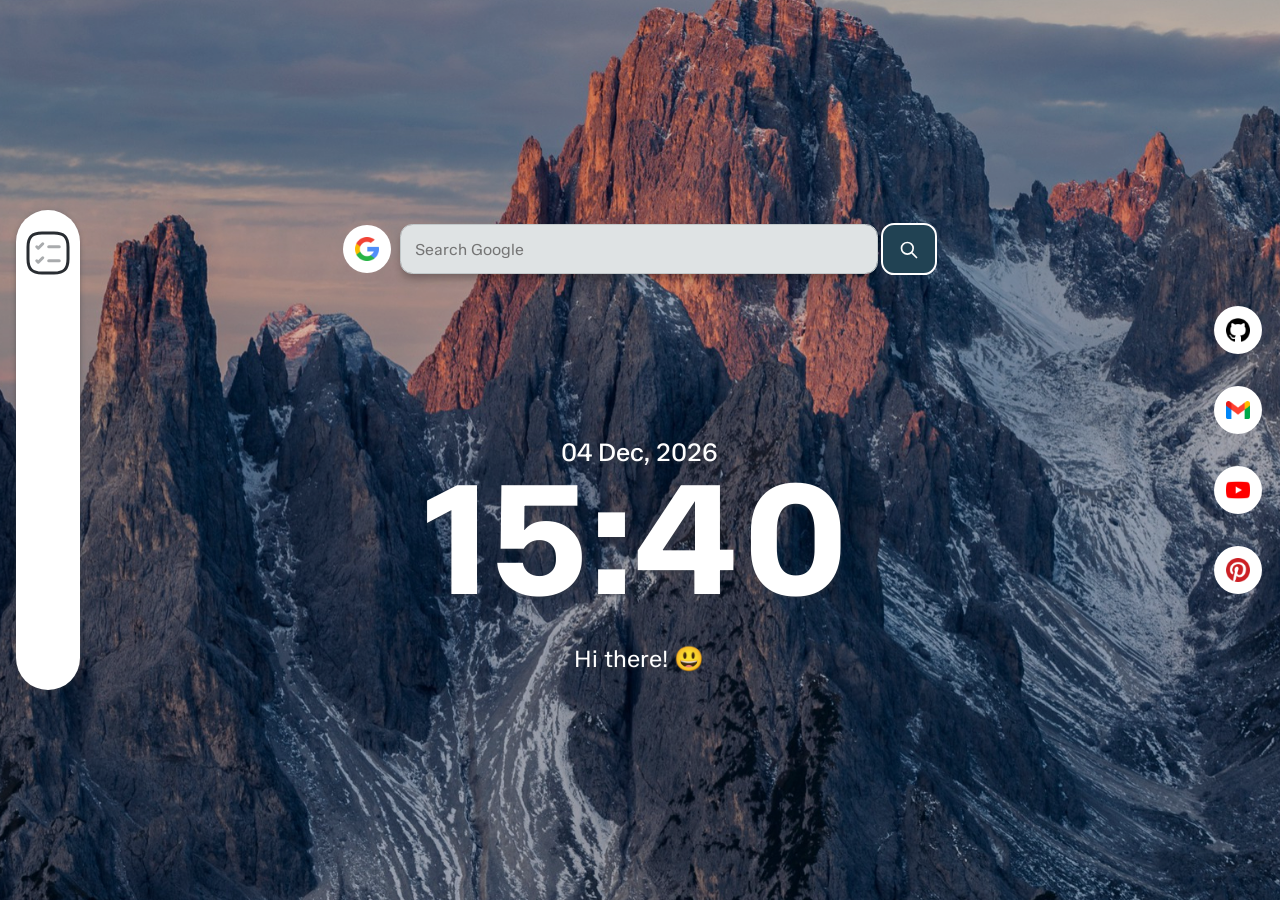
<file: index.html>
<!DOCTYPE html>
<html lang="en">
<head>
    <meta charset="UTF-8">
    <meta name="viewport" content="width=device-width, initial-scale=1.0">
    <link href="./style.css" rel="stylesheet" type="text/css">
    <script src="./app.js" type="text/Javascript" defer></script>
    <script src="./tasksTracker.js" type="text/Javascript" defer></script>
    <title>New Tab</title>
</head>
<body>
    <section id="wallpaper_section">
        <span id="wallpaper" class="wallpaper"></span>
        <div id="black_cover"></div>
    </section>
    <section id="content_section">
        <section class="partition left">
            <div>
                <div id="daily_task" class="card">
                    <div id="tasks_summary">
                        <img src="./assets/images/icons/checklist.svg" alt="tasks"/>
                        <ul id="tasks_summary_list">
                        </ul>
                    </div>
                    <div id="inner_content">
                        <div id="inner_content_header">
                            <img src="./assets/images/icons/checklist.svg" alt="tasks"/>
                            <h3>What would you like to achieve today?</h3>
                        </div>
                        <h4>Tasks reset everyday 😛 No procrastination 😒</h4>
                        <form id="task_input_form">
                            <input id="task_input" type="text" name = "task" maxlength="60" placeholder="I will..." title="Type your task here" required/>
                            <button type="submit" id="task_submit_btn" title="Add task">+</button>
                        </form>
                        <ul id="tasks">
                        </ul>
                    </div>
                </div>
            </div>
        </section>
        <section class="partition middle">
            <div id="searchbar_container">
                <a href="https://google.com" class="link_icon" title="Open Google Home Page">
                    <img src="./assets/images/logos/search.png"/>
                </a>
                <form id="search_form">
                    <input name="search_text" type="text" placeholder="Search Google" title="Search Google" required/>
                    <button type="submit" title="Go"><img src="./assets/images/icons/search_icon_white.svg" width="20px"/></button>
                </form>
            </div>
            <div id="date_time">
                <p id="date">22 Feb 2026</p>
                <p id="time">01:36</p>
                <div id="message_body">
                    <p class="first_message">Hi there! 😃</p>
                </div>
            </div>
        </section>
        <section class="partition right">
            <div id="quick_nav">
                <a href="https://github.com" title="GitHub" class="link_icon slower-2">
                    <img src="./assets/images/logos/github.png"/>
                </a>
                <a href="https://mail.google.com" title="Gmail" class="link_icon slower-3">
                    <img src="./assets/images/logos/gmail.png"/>
                </a>
                <a href="https://youtube.com" title="YouTube" class="link_icon slower-1">
                    <img src="./assets/images/logos/youtube.png"/>
                </a>
                <a href="https://pinterest.com" title="Pinterest" class="link_icon slower-2">
                    <img src="./assets/images/logos/pinterest.png"/>
                </a>
            </div>
        </section>
    </section>
</body>
</html>
</file>
<file: style.css>
@font-face {
    font-family: "Poiret One";
    src: url('./assets/fonts/Poiret_One.ttf');
}

@font-face {
    font-family: "TASA Orbiter";
    src: url('./assets/fonts/TASA_Orbiter.ttf');
}

:root{
    --anim_delay_0: 0.15s;
    --anim_delay_1: 0.3s;
    --anim_delay_2: 0.5s;
    --anim_delay_3: 0.8s;
    --anim_delay_4: 1.3s;

    --accent1: #214253;
    --accent2: #246180;

    --border-radius: 2rem;
}

::-webkit-scrollbar{
    width: 7px;
}

::-webkit-scrollbar-track{
    background-color: #d0d2da;
}

::-webkit-scrollbar-thumb{
    background-color: #818286;
    border-radius: 4px;
}

::-webkit-scrollbar-thumb:hover{
    background-color: #484a4e;
    border-radius: 4px;
}

body{
    margin: 0px;
    font-family: "TASA Orbiter", sans-serif;
    font-optical-sizing: auto;
    font-weight: 400;
    font-style: normal;
    background-color: #2b2c2f;
}

p{
    margin: 0px;
}

input{
    display: inline-block;
    padding: 0.4rem 0.9rem;
    font-family: "TASA Orbiter", sans-serif;
    font-size: medium;
    border: none;
    background-color: #dfe3e4;
    outline: 1px solid #c1c8ca;
    border-radius: 0.7rem;
    box-sizing: border-box;
}

input:focus{
    outline: 2px solid var(--accent1);
    background-color: white;
}

button{
    font-size: 2rem;
    padding: 0.2rem 1rem;
    box-sizing: border-box;
    border: none;
    border-radius: 0.7rem;
    background-color: var(--accent1);
    color: white;
    transition: border-radius 0.2s ease-out, padding 0.2s ease-out;
}

button:hover{
    background-color: var(--accent2);
    padding: 0.2rem 1.2rem;
    border-radius: 0.5rem;
}

button:active{
    transform: scale(0.9,0.9);
}

.card{
    background-color: white;
    border-radius: var(--border-radius);
    box-shadow: 0px 0.12rem 0.3rem rgba(53, 57, 66, 0.45);
    padding: 1.2rem 1.2rem;
    box-sizing: border-box;
}

.link_icon{
    display: flex;
    flex-direction: row;
    align-items: center;
    justify-content: center;
    width: 3rem;
    /* padding: 0.4rem; */
    height: 3rem;
    cursor: pointer;
    /* text-align: center; */
    background-color: white;
    border-radius: 50%;
    margin: 1rem;
    transition: width 0.2s ease-out, border-radius 0.2s ease-out;
}

.link_icon img{
    width: 100%;
    max-width: 1.5rem;
    height: auto;
    /* transform: translateY(50%); */
}

.link_icon:hover{
    width: 3.7rem;
    /* padding: 0.4rem 1rem; */
    border-radius: 20%;
    outline: 2px solid var(--accent1);
}

.link_icon:active{
    background-color: #d0d2da;
}

/* WALLPAPER LAYER */
#wallpaper_section{
    width: 100%;
    height: 100vh;
    height: 100dvh;
    overflow: hidden;
}

.wallpaper{
    width: 100%;
    height: 100%;
    object-position: bottom;
    object-fit: cover;
    animation: wallpaper_anim 1s ease-in-out 1 forwards;
}

@keyframes wallpaper_anim {
    0%{
        transform: scale(1,1);
    }

    100%{
        transform: scale(1.1,1.1);
    }
}

#black_cover{
    position: absolute;
    top: 0px;
    left: 0px;
    width: 100%;
    height: 100%;
    background-color: rgba(27, 27, 30, 0.2);
    mix-blend-mode:multiply;
}

/* COMMON ANIMATIONS */
@keyframes fade_in_anim{
    0%{
        opacity: 0;
    }
    100%{
        opacity: 1;
    }
}

@keyframes slide_up_anim{
    0%{
        transform: translateY(100%);
    }
    100%{
        transform: translateY(0px);
    }
}

@keyframes slide_left_anim{
    0%{
        transform: translateX(100%);
    }
    100%{
        transform: translateX(0px);
    }
}

@keyframes slide_right_anim{
    0%{
        transform: translateX(-100%);
    }
    100%{
        transform: translateX(0px);
    }
}

/* CONTENT LAYER */
#content_section{
    position: absolute;
    top: 0px;
    left: 0px;
    width: 100%;
    overflow-x: hidden;
    /* display: flex;
    flex-direction: row;
    justify-content: center; */
}

/* #content_section>section{
    display: inline-block;
} */

.partition{
    display: inline-block;
    position: relative;
}

.partition.left{
    width: 20%;
}
.partition.middle{
    width: 60%;
    margin-left: -5px;
    vertical-align: top;
}
.partition.right{
    width: 20%;
    margin-left: -5px;
    vertical-align: top;
}


/* DATE-TIME */
.middle{
    height: 100vh;
}

#searchbar_container{
    display: flex;
    flex-direction: row;
    align-items: center;
    justify-content: center;
    width: 100%;
    max-width: 37rem;
    /* padding: 0.4rem 0.8rem; */
    position: absolute;
    top: 25%;
    left: 50%;
    transform: translateX(-50%);
    opacity: 0;
    animation: searchbar_unravel 0.8s ease-out 1 forwards;
    animation-delay: var(--anim_delay_2);
}

@keyframes searchbar_unravel {
    0%{
        opacity: 0;
        width: 4rem;
    }

    100%{
        opacity: 1;
        width: 100%;
    }
}

#searchbar_container .link_icon{
    margin: 0px;
    margin-right: 0.6rem;
    min-width: 3rem;
    min-height: 3rem;
}

/* .active_icon a{for the google icon */
    /* display: flex;
    flex-direction: row;
    align-items: center;
    justify-content: center;
    margin-right: 0.6rem;
    width: 2.4rem;
    height: 2.4rem;
    padding: 0.3rem;
    background-color: white;
    border-radius: 50%;
    box-sizing: border-box;
    text-align: center;
    transition: width 0.2s ease-out, border-radius 0.2s ease-out;
}

.active_icon img{
    width: 1.6rem;
    height: 1.6rem;
}

.active_icon a:hover{
    width: 3.7rem;
    border-radius: 0.7rem;
}

.active_icon a:active{
    transform: scale(0.9,0.9);
} */

#search_form{
    width: 100%;
    height: 3rem;
    display: flex;
    flex-direction: row;
    align-items: stretch;
    /* justify-content: center; */
}

#search_form input{
    width: 100%;
    /* outline: 2px solid white; */
    box-shadow: 0px 5px 0.5rem #00000048;
}

#search_form button{
    margin-left: 0.4rem;
    outline: 2px solid white;
}

/*---------------------------------*/
#date_time{
    width: 100%;
    max-width: 37rem;
    position: absolute;
    top: 45%;
    left: 50%;
    text-align: center;
    color: white;
    transform: translateX(-50%);
    padding: 2rem;
    box-sizing: border-box;
    font-size: 1rem;
    /* background-color: #ffffff31; */
    /* backdrop-filter: blur(10px); */
    /* border-radius: var(--border-radius); */
    opacity: 0;
    animation: fade_in_anim 0.3s ease-in 0s 1 forwards;
    animation-delay: var(--anim_delay_0);
}

#date_time p{
    text-shadow: 0px 0.12rem 0.2rem rgba(53, 57, 66, 0.45);
}

#date{
    font-size: 1.6em;
    font-weight: 500;
}

#time{
    text-align: center;
    font-size: 10em;
    font-weight: 900;
    line-height: 0.9;
    letter-spacing: 0.5rem;
}

.first_message,.other_messages{
    /* font-family: "Poiret One", sans-serif; */
    font-weight: 400;
    font-style: normal;
    font-size: 1.5rem;
    color: white;
    text-align: center;
    margin-top: 2rem;
}

.first_message{
    opacity: 0;
    animation: fade_in_anim 0.3s ease-out 1 forwards, slide_up_anim 0.3s ease-out 1 forwards;
    animation-delay: var(--anim_delay_4);
}

.other_messages{
    opacity: 0;
    animation: fade_in_anim 0.3s ease-out 1 forwards, slide_up_anim 0.3s ease-out 1 forwards;
}


/* ---------------- RIGHT SECTION ---------------- */
.partition.right{
    display: inline-flex;
    flex-direction: column;
    align-items: flex-end;
    justify-content: center;
    height: 100vh;
    height: 100dvh;
}

#quick_nav{
    display: flex;
    flex-direction: column;
    align-items: flex-end;
}

#quick_nav .link_icon{
    opacity: 0;
    animation: fade_in_anim 0.3s ease-out 1 forwards, slide_left_anim 0.3s ease-out 1 forwards;
}

#quick_nav .slower-1{
    animation-delay: 0.8s;
}

#quick_nav .slower-2{
    animation-delay: 1s;
}

#quick_nav .slower-3{
    animation-delay: 1.2s;
}

/* ---------------- LEFT SECTION ---------------- */
.partition.left{
    display: inline-flex;
    flex-direction: column;
    align-items: flex-start;
    justify-content: center;
    height: 100vh;
    height: 100dvh;
}

.partition.left>div{
    position: relative;
    margin-left: 1rem;
}

#daily_task{
    position: relative;
    z-index: 1;
    width: 4rem;
    height: 30rem;
    transition: width var(--anim_delay_1) ease-out;
    opacity: 0;
    animation: fade_in_anim 0.3s linear 1 forwards, slide_right_anim 0.3s ease-out 1 forwards;
    animation-delay: var(--anim_delay_3);
}

#daily_task:hover{
    /* width: 100%; */
    width: 22rem;
}

/*---------------------------------*/
#tasks_summary{
    width: 100%;
    height: 100%;
    display: flex;
    flex-direction: column;
    align-items: center;
    /* justify-content: stretch; */
    opacity: 0;
    animation: fade_in_anim 0.5s ease-out var(--anim_delay_1) 1 forwards;
}

#tasks_summary img{
    width: 3rem;
}

#tasks_summary_list{
    padding: 0px;
    list-style-type: none;
    font-family: "Poiret One", sans-serif;
    font-weight: 600;
    font-size: large;
    overflow: hidden;
}

#tasks_summary li{
    margin: 0.5rem 0px;
}

/*---------------------------------*/
#inner_content{
    display: none;
    width: 100%;
    height: 100%;
    flex-direction: column;
    align-items: stretch;
    opacity: 0;
    animation: fade_in_anim 0.5s ease-out var(--anim_delay_1) 1 forwards;
}

#inner_content_header{
    display: flex;
    flex-direction: row;
    align-items: center;
}

#inner_content_header img{
    width: 3rem;
}

#inner_content_header>h3{
    font-size: large;
    margin: 0px;
}

#inner_content>h4{
    font-family: "Poiret One", sans-serif;
    font-size: medium;
    margin: 0px;
    margin-top: 0.5rem;
    margin-bottom: 1.4rem;
}

#task_input_form{
    display: flex;
    flex-direction: row;
    align-items: stretch;
    margin-bottom: 1rem;
}

#task_input{
    width: 100%;
}

#task_submit_btn{
    margin-left: 0.2rem;
}


#tasks{
    padding: 0px;
    margin: 0px;
    list-style-type: none;
    overflow: auto;
}

.task_item{
    margin: 0.5rem 0px;
    display: flex;
    flex-direction: row;
    align-items: center;
    animation: fade_in_anim 0.3s ease-out 1 forwards, slide_up_anim 0.3s ease-out 1 forwards;
    cursor: default;
}

.done{
    text-decoration: line-through;
    animation: task_done 0.2s linear 1 forwards;
}

@keyframes task_done {
    0%{
        transform: scale(1, 1);
    }
    50%{
        transform: scale(0.9, 0.9);
    }
    100%{
        transform: scale(1, 1);
    }
}

.task_item:hover{
    /* text-decoration: line-through; */
    font-weight: bold;
}

.task_item h4{
    margin: 0px;
    margin-right: 0.5rem;
    font-family: "Poiret One", sans-serif;
    font-weight: 600;
    font-size: large;
}

.task_item p{
    font-size: small;
}
</file>
